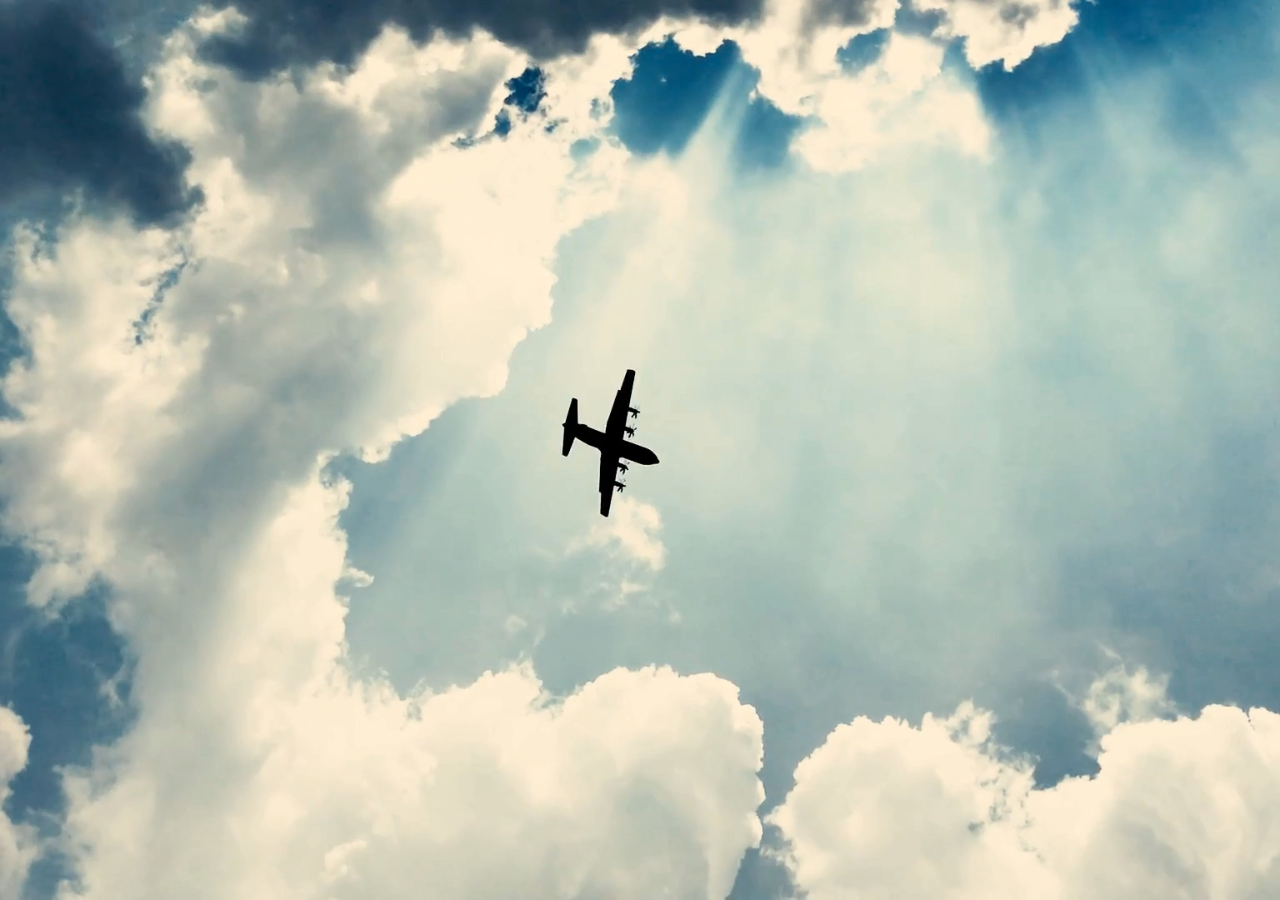
<file: loading.html>
<!DOCTYPE html>
<html lang="en">
<head>
    <meta charset="UTF-8">
    <meta name="viewport" content="width=device-width, initial-scale=1.0">
    <title>Loadinggg....</title>
    <link rel="stylesheet" href="styles.css">
    <link rel="icon" type="image/x-icon" href="./logo.jpeg">
</head>
<body>
    <video autoplay muted id="loading-video">
        <source src="./loading.mp4" type="video/mp4">
        Your browser does not support the video tag.
    </video>
    <script src="loading.js"></script>
</body>
</html>
</file>
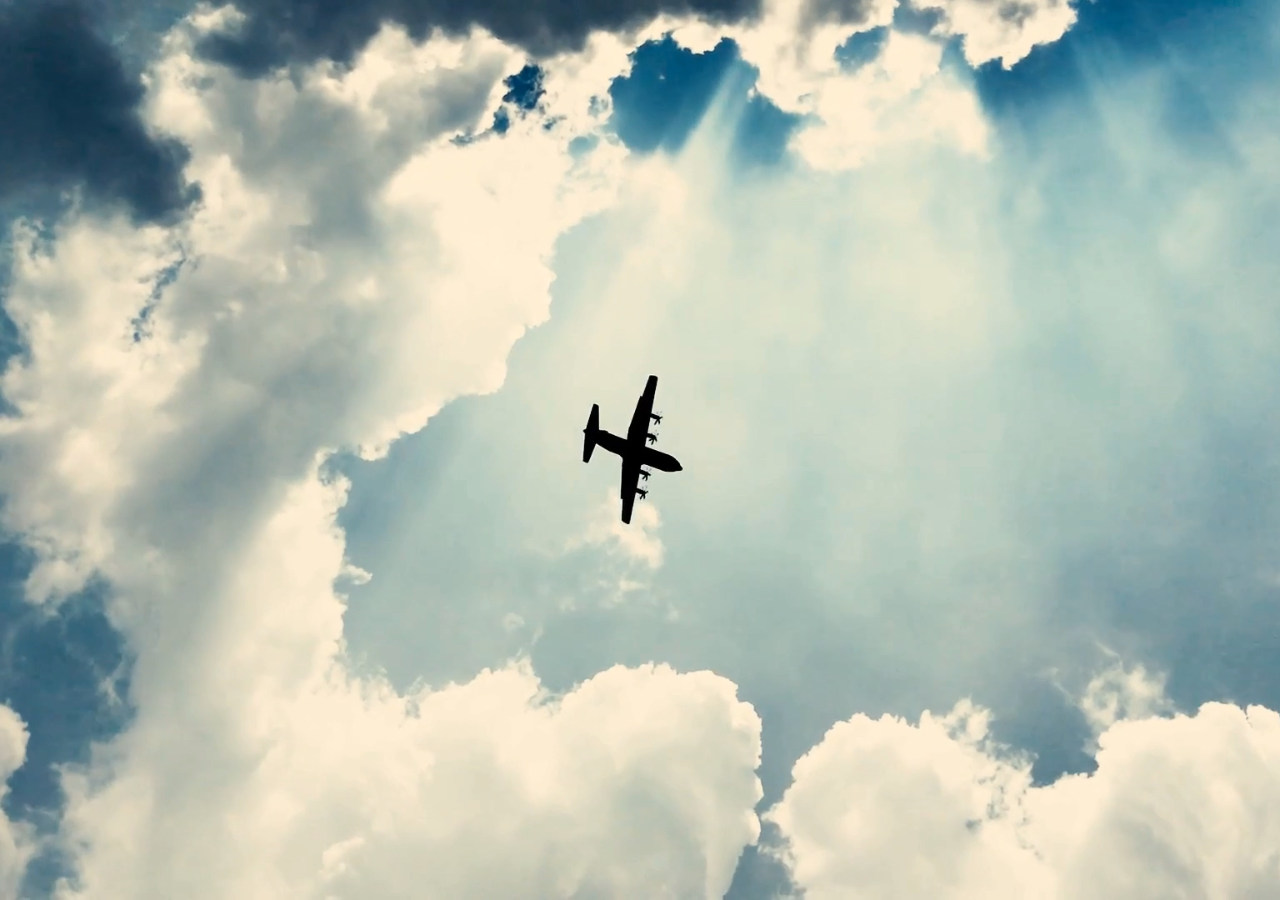
<file: Pages/loading.html>
<!DOCTYPE html>
<html lang="en">
<head>
    <meta charset="UTF-8">
    <meta name="viewport" content="width=device-width, initial-scale=1.0">
    <title>Loadinggg....</title>
    <link rel="stylesheet" href="../CSS/styles.css">
    <link rel="icon" type="image/x-icon" href="../Assets/logo.jpeg">
</head>
<body>
    <video autoplay muted id="loading-video">
        <source src="../Assets/loading.mp4" type="video/mp4">
        Your browser does not support the video tag.
    </video>
    <script src="../JS/loading.js"></script>
</body>
</html>
</file>
<file: styles.css>
body {
    margin: 0;
    font-family: 'Nunito', sans-serif;
    overflow: hidden; 
}

#background-video {
    position: absolute;
    top: 0;
    left: 0;
    width: 100%;
    height: 100%;
    object-fit: cover; 
    z-index: -1;
}

.header {
    display: flex;
    justify-content: center;
    align-items: center;
    background-color: rgba(240, 248, 255, 0.8);
    border-bottom: 2px solid #007BFF;
    padding: 10px;
    position: relative;
    z-index: 1;
}

.header img {
    height: 100px;
    width: 110px;
}

.first {
    margin-left: 30px;
    font-size: 40px;
    font-family: 'Nunito', sans-serif;
    color: #014171;
    text-shadow: 1px 1px 2px rgba(0, 0, 0, 0.1);
}

.second {
    font-family: 'Nunito', sans-serif;
    font-size: 40px;
    color: #F3C004;
    text-shadow: 1px 1px 2px rgba(0, 0, 0, 0.1);
}

.main {
    display: flex;
    flex-direction: column;
    justify-content: center;
    align-items: center;
    height: calc(100vh - 250px);
    padding: 20px;
    position: relative;
    z-index: 1;
}


.inmain {
    background-color: white;
    display: flex;
    align-items: center;
    justify-content: center;
    border-radius: 30px;
    width: 70%;
    box-shadow: 0 4px 6px rgba(0, 0, 0, 0.1); 
    padding: 10px; 
}

#city-input {
    padding: 15px;
    border-radius: 15px;
    border: 1px solid transparent; 
    font-size: 30px; 
    width: 100%;
}

.main img {
    height: 75px; 
    width: auto;
    border-radius: 15px; 

}

#search-img {
    height: 60px;
    width: auto;
    margin-left: 10px; 
    margin-right: 30px;
    padding: 0;
}

#location-img{
    margin-left: 10px;
}

#search-button {
    background-image: linear-gradient(#023B6C, #F3C203);
    font-weight: bolder;
    color: white; 
    border: none; 
    border-radius: 30px; 
    padding: 15px 30px; 
    font-size: 40px; 
    cursor: pointer; 
    box-shadow: 0 4px 6px rgba(0, 0, 0, 0.2); 
    margin-top: 100px; 
    transition: background-color 0.3s, transform 0.2s; 
    width: 30%;
    display: flex;
    align-items: center; 
    justify-content: center; 
    gap: 10px; 
    font-family: 'Nunito', sans-serif !important;
}

#search-button:hover {
    background-color: #0056b3; 
    transform: scale(1.05); 
    font-family: 'Nunito', sans-serif;
}

.material-symbols-outlined {
    font-size: 45px !important;
}

#loading-video {
    position: absolute;
    top: 0;
    left: 0;
    width: 100%;
    height: 100%;
    object-fit: cover; 
    z-index: -1;
}
</file>
<file: CSS/styles.css>
body {
    margin: 0;
    font-family: 'Nunito', sans-serif;
    overflow: hidden; 
}

#background-video {
    position: absolute;
    top: 0;
    left: 0;
    width: 100%;
    height: 100%;
    object-fit: cover; 
    z-index: -1;
}

.header {
    display: flex;
    justify-content: center;
    align-items: center;
    background-color: rgba(240, 248, 255, 0.8);
    border-bottom: 2px solid #007BFF;
    padding: 10px;
    position: relative;
    z-index: 1;
}

.header img {
    height: 100px;
    width: 110px;
}

.first {
    margin-left: 30px;
    font-size: 40px;
    font-family: 'Nunito', sans-serif;
    color: #014171;
    text-shadow: 1px 1px 2px rgba(0, 0, 0, 0.1);
}

.second {
    font-family: 'Nunito', sans-serif;
    font-size: 40px;
    color: #F3C004;
    text-shadow: 1px 1px 2px rgba(0, 0, 0, 0.1);
}

.main {
    display: flex;
    flex-direction: column;
    justify-content: center;
    align-items: center;
    height: calc(100vh - 250px);
    padding: 20px;
    position: relative;
    z-index: 1;
}


.inmain {
    background-color: white;
    display: flex;
    align-items: center;
    justify-content: center;
    border-radius: 30px;
    width: 70%;
    box-shadow: 0 4px 6px rgba(0, 0, 0, 0.1); 
    padding: 10px; 
}

#city-input {
    padding: 15px;
    border-radius: 15px;
    border: 1px solid transparent; 
    font-size: 30px; 
    width: 100%;
}

.main img {
    height: 75px; 
    width: auto;
    border-radius: 15px; 

}

#search-img {
    height: 60px;
    width: auto;
    margin-left: 10px; 
    margin-right: 30px;
    padding: 0;
}

#location-img{
    margin-left: 10px;
}

#search-button {
    background-image: linear-gradient(#023B6C, #F3C203);
    font-weight: bolder;
    color: white; 
    border: none; 
    border-radius: 30px; 
    padding: 15px 30px; 
    font-size: 40px; 
    cursor: pointer; 
    box-shadow: 0 4px 6px rgba(0, 0, 0, 0.2); 
    margin-top: 100px; 
    transition: background-color 0.3s, transform 0.2s; 
    width: 30%;
    display: flex;
    align-items: center; 
    justify-content: center; 
    gap: 10px; 
    font-family: 'Nunito', sans-serif !important;
}

#search-button:hover {
    background-color: #0056b3; 
    transform: scale(1.05); 
    font-family: 'Nunito', sans-serif;
}

.material-symbols-outlined {
    font-size: 45px !important;
}

#loading-video {
    position: absolute;
    top: 0;
    left: 0;
    width: 100%;
    height: 100%;
    object-fit: cover; 
    z-index: -1;
}
</file>
